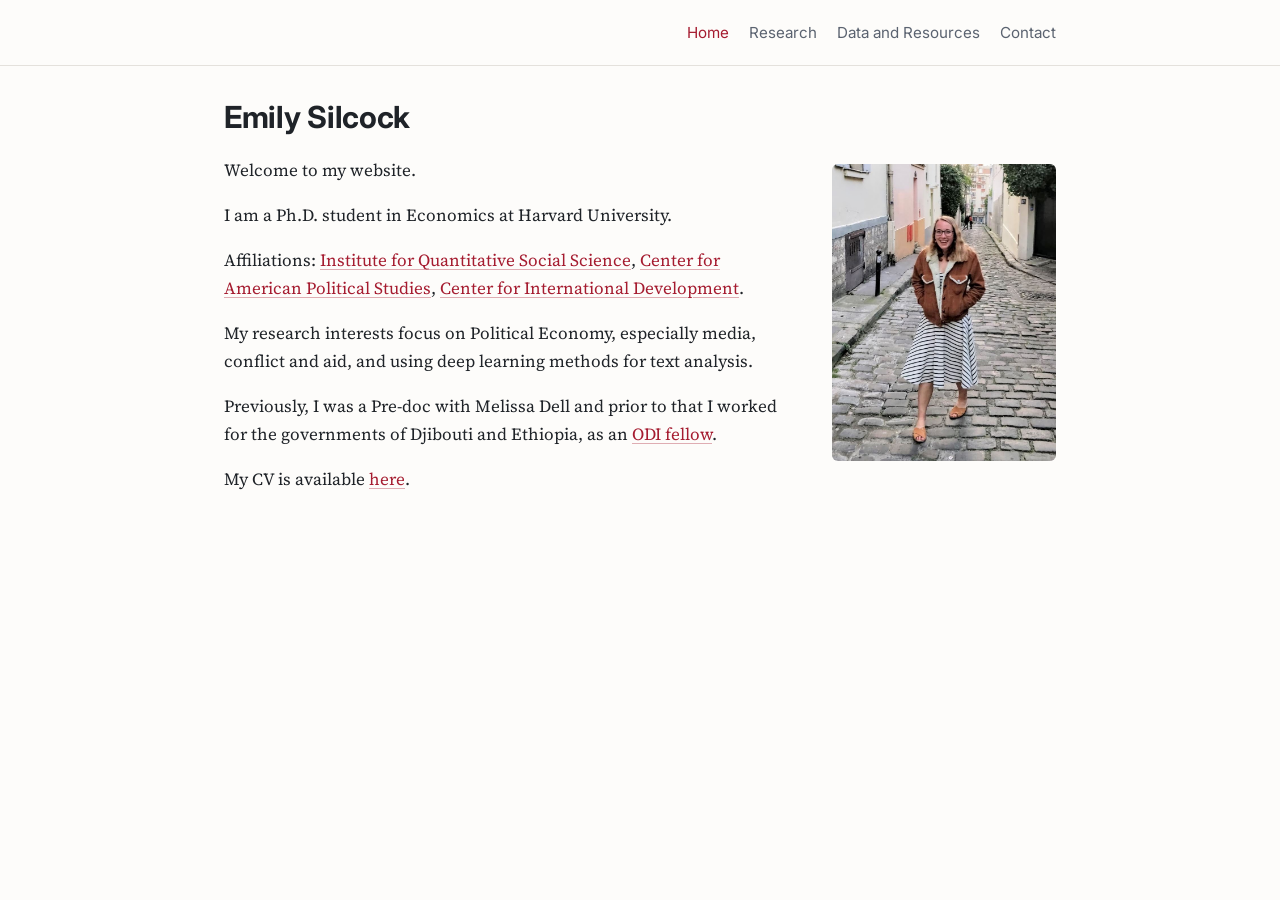
<file: index.html>
<!doctype html>
<html lang="en">
<head>
  <meta charset="utf-8">
  <link rel="icon" type="image/png" href="/favicon.png">
  <meta name="viewport" content="width=device-width, initial-scale=1">
  <title>Emily Silcock</title>
  <meta name="description" content="Emily Silcock, Ph.D. student in Economics at Harvard University. Political economy, media, conflict and aid, and deep learning methods for text analysis.">
  <link rel="preconnect" href="https://fonts.googleapis.com">
  <link rel="preconnect" href="https://fonts.gstatic.com" crossorigin>
  <link href="https://fonts.googleapis.com/css2?family=Inter:wght@400;600&family=Source+Serif+4:ital,wght@0,400;0,600;1,400&display=swap" rel="stylesheet">
  <link rel="stylesheet" href="/style.css?v=12">
</head>
<body>
  <header class="site-header">
    <div class="inner">
      <nav class="site-nav">
        <a href="/" aria-current="page">Home</a>
        <a href="/research">Research</a>
        <a href="/data-and-resources">Data and Resources</a>
        <a href="/contact">Contact</a>
      </nav>
    </div>
  </header>

  <main>
    <h1>Emily Silcock</h1>
    <div class="intro">
      <div>
        <p>Welcome to my website.</p>
        <p>I am a Ph.D. student in Economics at Harvard University.</p>
        <p>Affiliations:
          <a href="https://www.iq.harvard.edu/">Institute for Quantitative Social Science</a>,
          <a href="https://caps.gov.harvard.edu/">Center for American Political Studies</a>,
          <a href="https://www.hks.harvard.edu/centers/cid">Center for International Development</a>.</p>
        <p>My research interests focus on Political Economy, especially media, conflict and aid, and using deep learning methods for text analysis.</p>
        <p>Previously, I was a Pre-doc with Melissa Dell and prior to that I worked for the governments of Djibouti and Ethiopia, as an <a href="https://www.odi.org/odi-fellowship-scheme">ODI fellow</a>.</p>
        <p>My CV is available <a href="https://drive.google.com/file/d/1quL9xzEtvBn26NPxUDAGVbewTRYigEBs/view?usp=drive_link">here</a>.</p>
      </div>
      <img src="/images/emily-silcock.jpg" alt="Emily Silcock" width="790" height="1048">
    </div>
  </main>
</body>
</html>
</file>
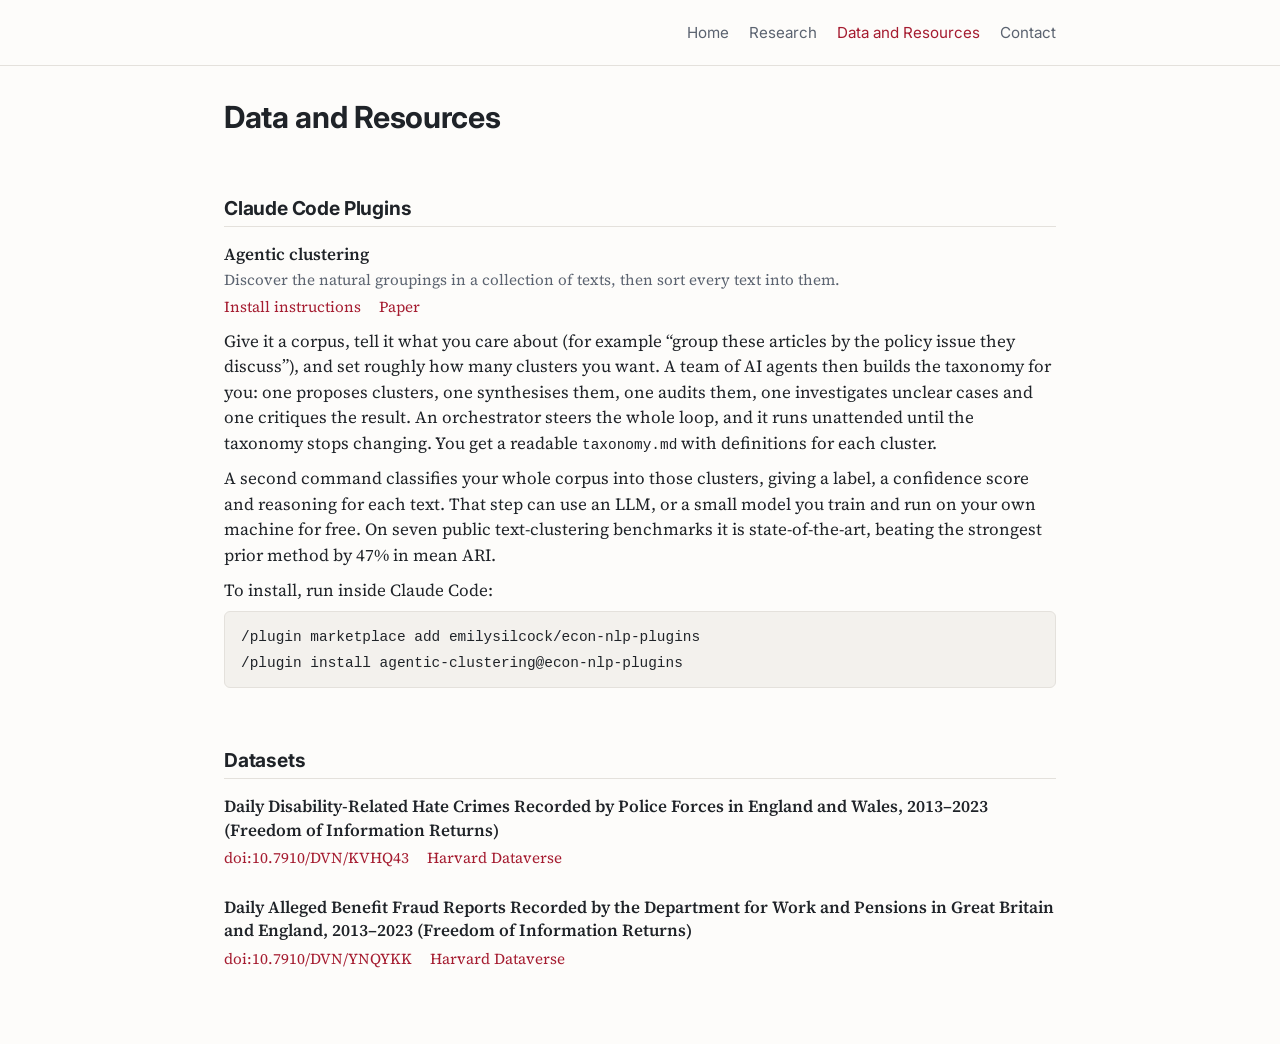
<file: data-and-resources.html>
<!doctype html>
<html lang="en">
<head>
  <meta charset="utf-8">
  <link rel="icon" type="image/png" href="/favicon.png">
  <meta name="viewport" content="width=device-width, initial-scale=1">
  <title>Data and Resources | Emily Silcock</title>
  <link rel="preconnect" href="https://fonts.googleapis.com">
  <link rel="preconnect" href="https://fonts.gstatic.com" crossorigin>
  <link href="https://fonts.googleapis.com/css2?family=Inter:wght@400;600&family=Source+Serif+4:ital,wght@0,400;0,600;1,400&display=swap" rel="stylesheet">
  <link rel="stylesheet" href="/style.css?v=12">
</head>
<body>
  <header class="site-header">
    <div class="inner">
      <nav class="site-nav">
        <a href="/">Home</a>
        <a href="/research">Research</a>
        <a href="/data-and-resources" aria-current="page">Data and Resources</a>
        <a href="/contact">Contact</a>
      </nav>
    </div>
  </header>

  <main>
    <h1>Data and Resources</h1>

    <h2 id="claude-code-plugins">Claude Code Plugins</h2>
    <ul class="pubs">
      <li>
        <span class="title">Agentic clustering</span>
        <span class="meta">Discover the natural groupings in a collection of texts, then sort every text into them.</span>
        <span class="links">
          <a href="https://github.com/emilysilcock/agentic-clustering/blob/main/plugin/README.md#installation">Install instructions</a>
          <a href="https://arxiv.org/abs/2606.01255">Paper</a>
        </span>
        <p>Give it a corpus, tell it what you care about (for example &ldquo;group these articles by the policy issue they discuss&rdquo;), and set roughly how many clusters you want. A team of AI agents then builds the taxonomy for you: one proposes clusters, one synthesises them, one audits them, one investigates unclear cases and one critiques the result. An orchestrator steers the whole loop, and it runs unattended until the taxonomy stops changing. You get a readable <code>taxonomy.md</code> with definitions for each cluster.</p>
        <p>A second command classifies your whole corpus into those clusters, giving a label, a confidence score and reasoning for each text. That step can use an LLM, or a small model you train and run on your own machine for free. On seven public text-clustering benchmarks it is state-of-the-art, beating the strongest prior method by 47% in mean ARI.</p>
        <p>To install, run inside Claude Code:</p>
        <pre><code>/plugin marketplace add emilysilcock/econ-nlp-plugins
/plugin install agentic-clustering@econ-nlp-plugins</code></pre>
      </li>
    </ul>

    <h2 id="datasets">Datasets</h2>
    <ul class="pubs">
      <li>
        <span class="title">Daily Disability-Related Hate Crimes Recorded by Police Forces in England and Wales, 2013&ndash;2023 (Freedom of Information Returns)</span>
        <span class="links">
          <a href="https://doi.org/10.7910/DVN/KVHQ43">doi:10.7910/DVN/KVHQ43</a>
          <a href="https://dataverse.harvard.edu/dataset.xhtml?persistentId=doi:10.7910/DVN/KVHQ43">Harvard Dataverse</a>
        </span>
      </li>
      <li>
        <span class="title">Daily Alleged Benefit Fraud Reports Recorded by the Department for Work and Pensions in Great Britain and England, 2013&ndash;2023 (Freedom of Information Returns)</span>
        <span class="links">
          <a href="https://doi.org/10.7910/DVN/YNQYKK">doi:10.7910/DVN/YNQYKK</a>
          <a href="https://dataverse.harvard.edu/dataset.xhtml?persistentId=doi%3A10.7910%2FDVN%2FYNQYKK">Harvard Dataverse</a>
        </span>
      </li>
    </ul>
  </main>
</body>
</html>
</file>
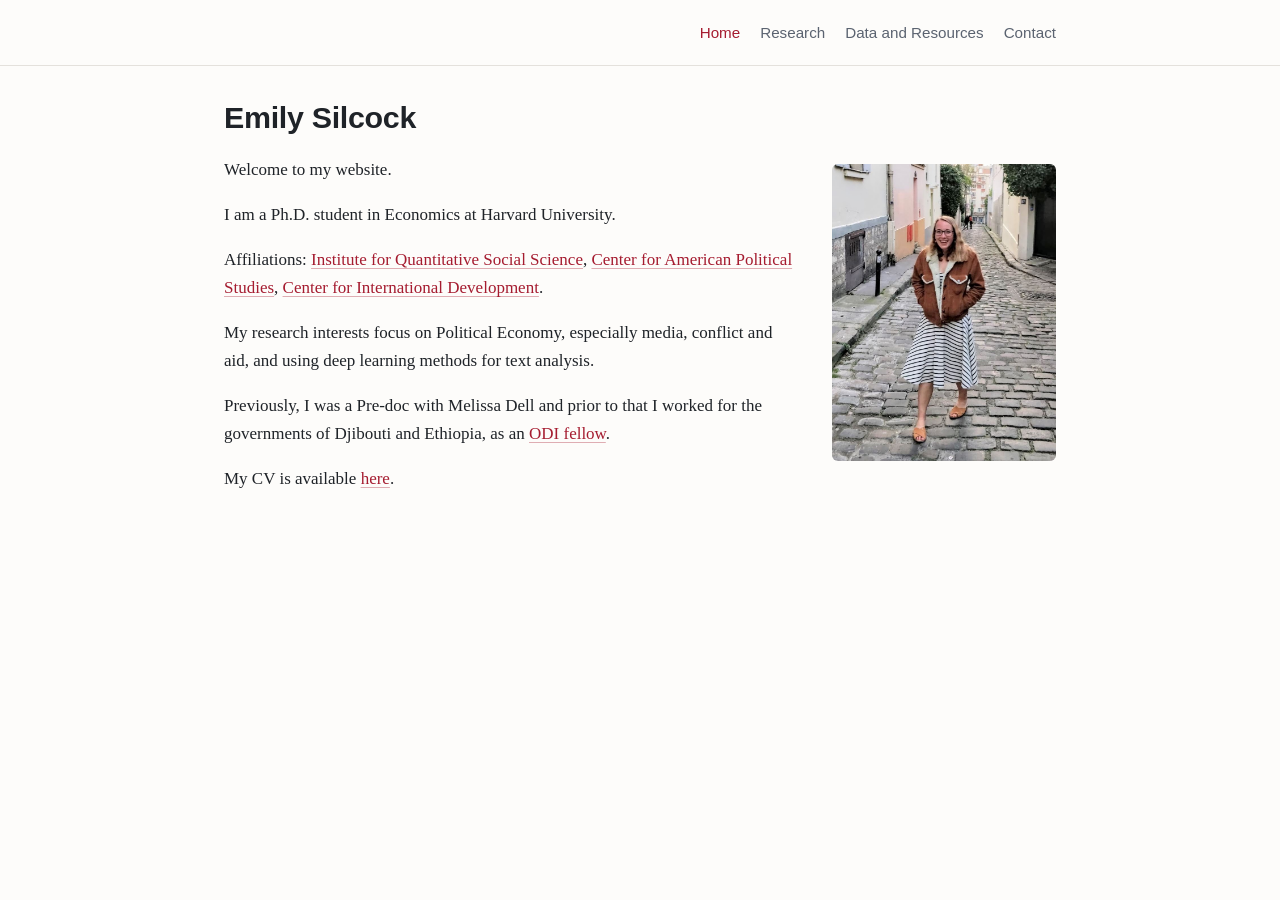
<file: home.html>
<!doctype html>
<html lang="en">
<head>
  <meta charset="utf-8">
  <link rel="icon" type="image/png" href="/favicon.png">
  <title>Emily Silcock</title>
  <link rel="canonical" href="https://emilysilcock.com/">
  <meta http-equiv="refresh" content="0; url=/">
</head>
<body>
  <p>Redirecting to <a href="/">emilysilcock.com</a>&hellip;</p>
</body>
</html>
</file>
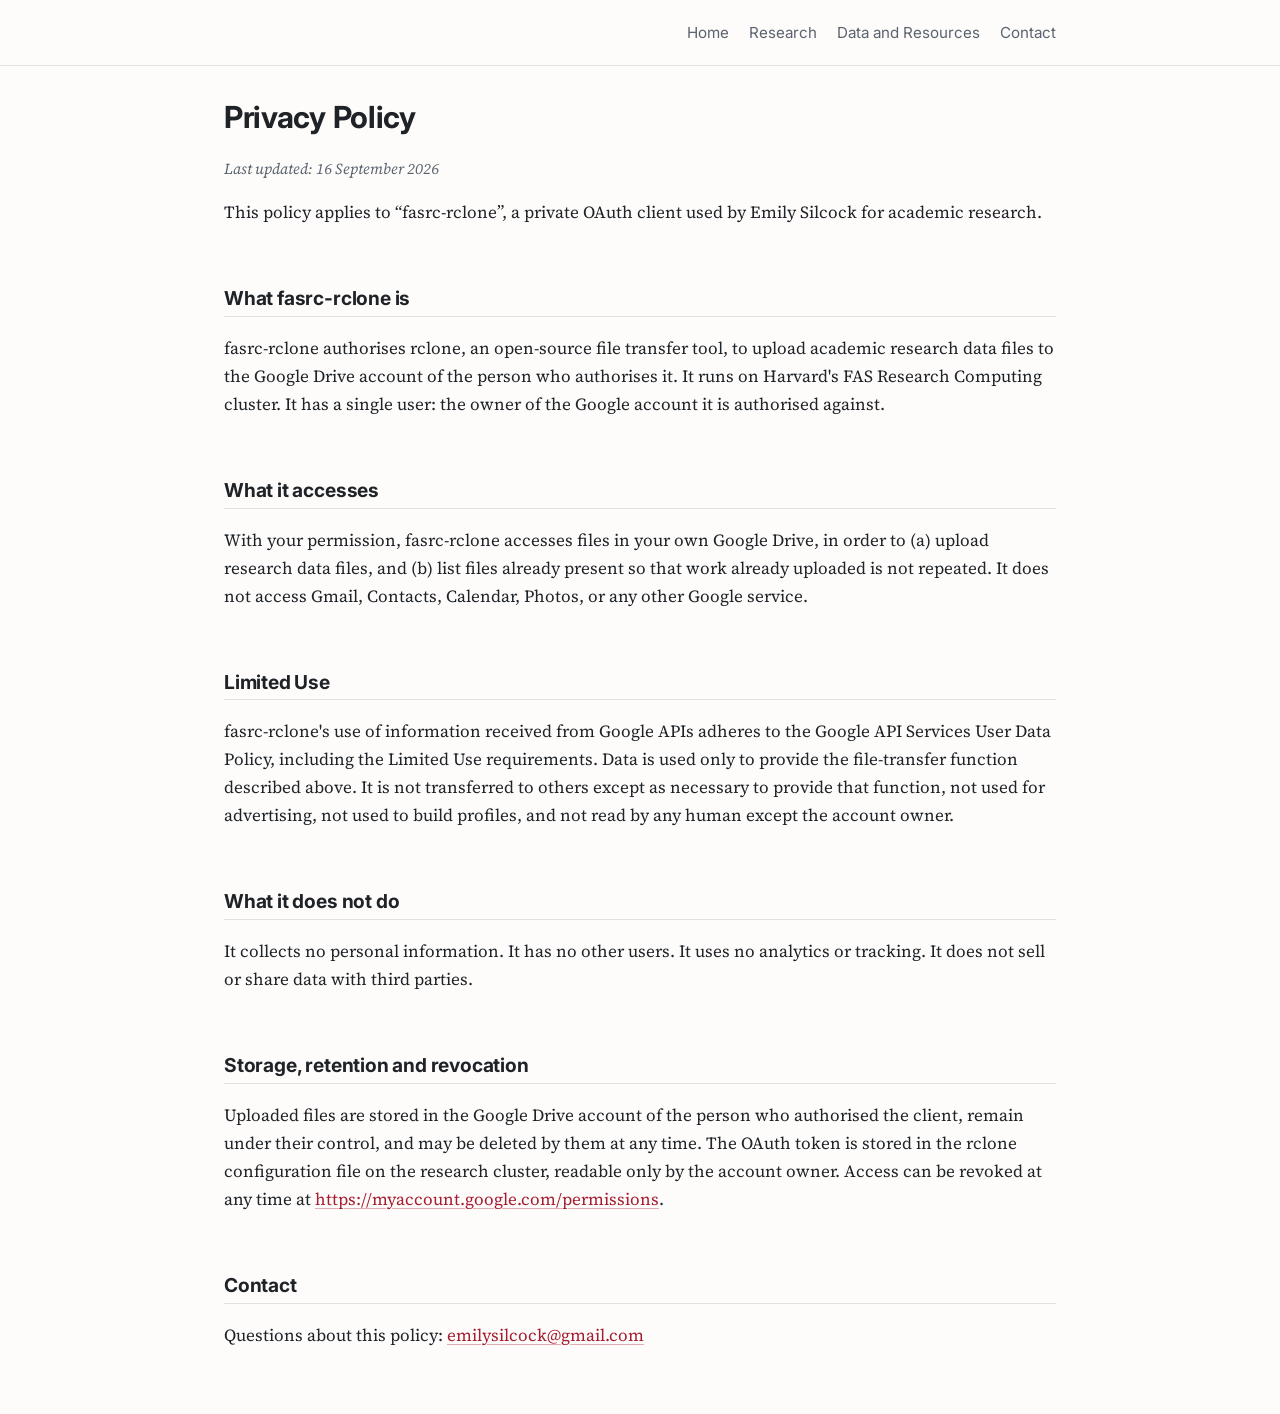
<file: privacy.html>
<!doctype html>
<html lang="en">
<head>
  <meta charset="utf-8">
  <link rel="icon" type="image/png" href="/favicon.png">
  <meta name="viewport" content="width=device-width, initial-scale=1">
  <title>Privacy Policy | Emily Silcock</title>
  <link rel="preconnect" href="https://fonts.googleapis.com">
  <link rel="preconnect" href="https://fonts.gstatic.com" crossorigin>
  <link href="https://fonts.googleapis.com/css2?family=Inter:wght@400;600&family=Source+Serif+4:ital,wght@0,400;0,600;1,400&display=swap" rel="stylesheet">
  <link rel="stylesheet" href="/style.css?v=12">
</head>
<body>
  <header class="site-header">
    <div class="inner">
      <nav class="site-nav">
        <a href="/">Home</a>
        <a href="/research">Research</a>
        <a href="/data-and-resources">Data and Resources</a>
        <a href="/contact">Contact</a>
      </nav>
    </div>
  </header>

  <!-- This page is the privacy policy URL registered for the "fasrc-rclone" Google OAuth client.
       Keep it served at /privacy, or Google may suspend the client. -->
  <main>
    <h1>Privacy Policy</h1>
    <p class="note">Last updated: 16 September 2026</p>

    <p>This policy applies to &ldquo;fasrc-rclone&rdquo;, a private OAuth client used by Emily Silcock for academic research.</p>

    <h2>What fasrc-rclone is</h2>
    <p>fasrc-rclone authorises rclone, an open-source file transfer tool, to upload academic research data files to the Google Drive account of the person who authorises it. It runs on Harvard's FAS Research Computing cluster. It has a single user: the owner of the Google account it is authorised against.</p>

    <h2>What it accesses</h2>
    <p>With your permission, fasrc-rclone accesses files in your own Google Drive, in order to (a) upload research data files, and (b) list files already present so that work already uploaded is not repeated. It does not access Gmail, Contacts, Calendar, Photos, or any other Google service.</p>

    <h2>Limited Use</h2>
    <p>fasrc-rclone's use of information received from Google APIs adheres to the Google API Services User Data Policy, including the Limited Use requirements. Data is used only to provide the file-transfer function described above. It is not transferred to others except as necessary to provide that function, not used for advertising, not used to build profiles, and not read by any human except the account owner.</p>

    <h2>What it does not do</h2>
    <p>It collects no personal information. It has no other users. It uses no analytics or tracking. It does not sell or share data with third parties.</p>

    <h2>Storage, retention and revocation</h2>
    <p>Uploaded files are stored in the Google Drive account of the person who authorised the client, remain under their control, and may be deleted by them at any time. The OAuth token is stored in the rclone configuration file on the research cluster, readable only by the account owner. Access can be revoked at any time at <a href="https://myaccount.google.com/permissions">https://myaccount.google.com/permissions</a>.</p>

    <h2>Contact</h2>
    <p>Questions about this policy: <a href="mailto:emilysilcock@gmail.com">emilysilcock@gmail.com</a></p>
  </main>
</body>
</html>
</file>
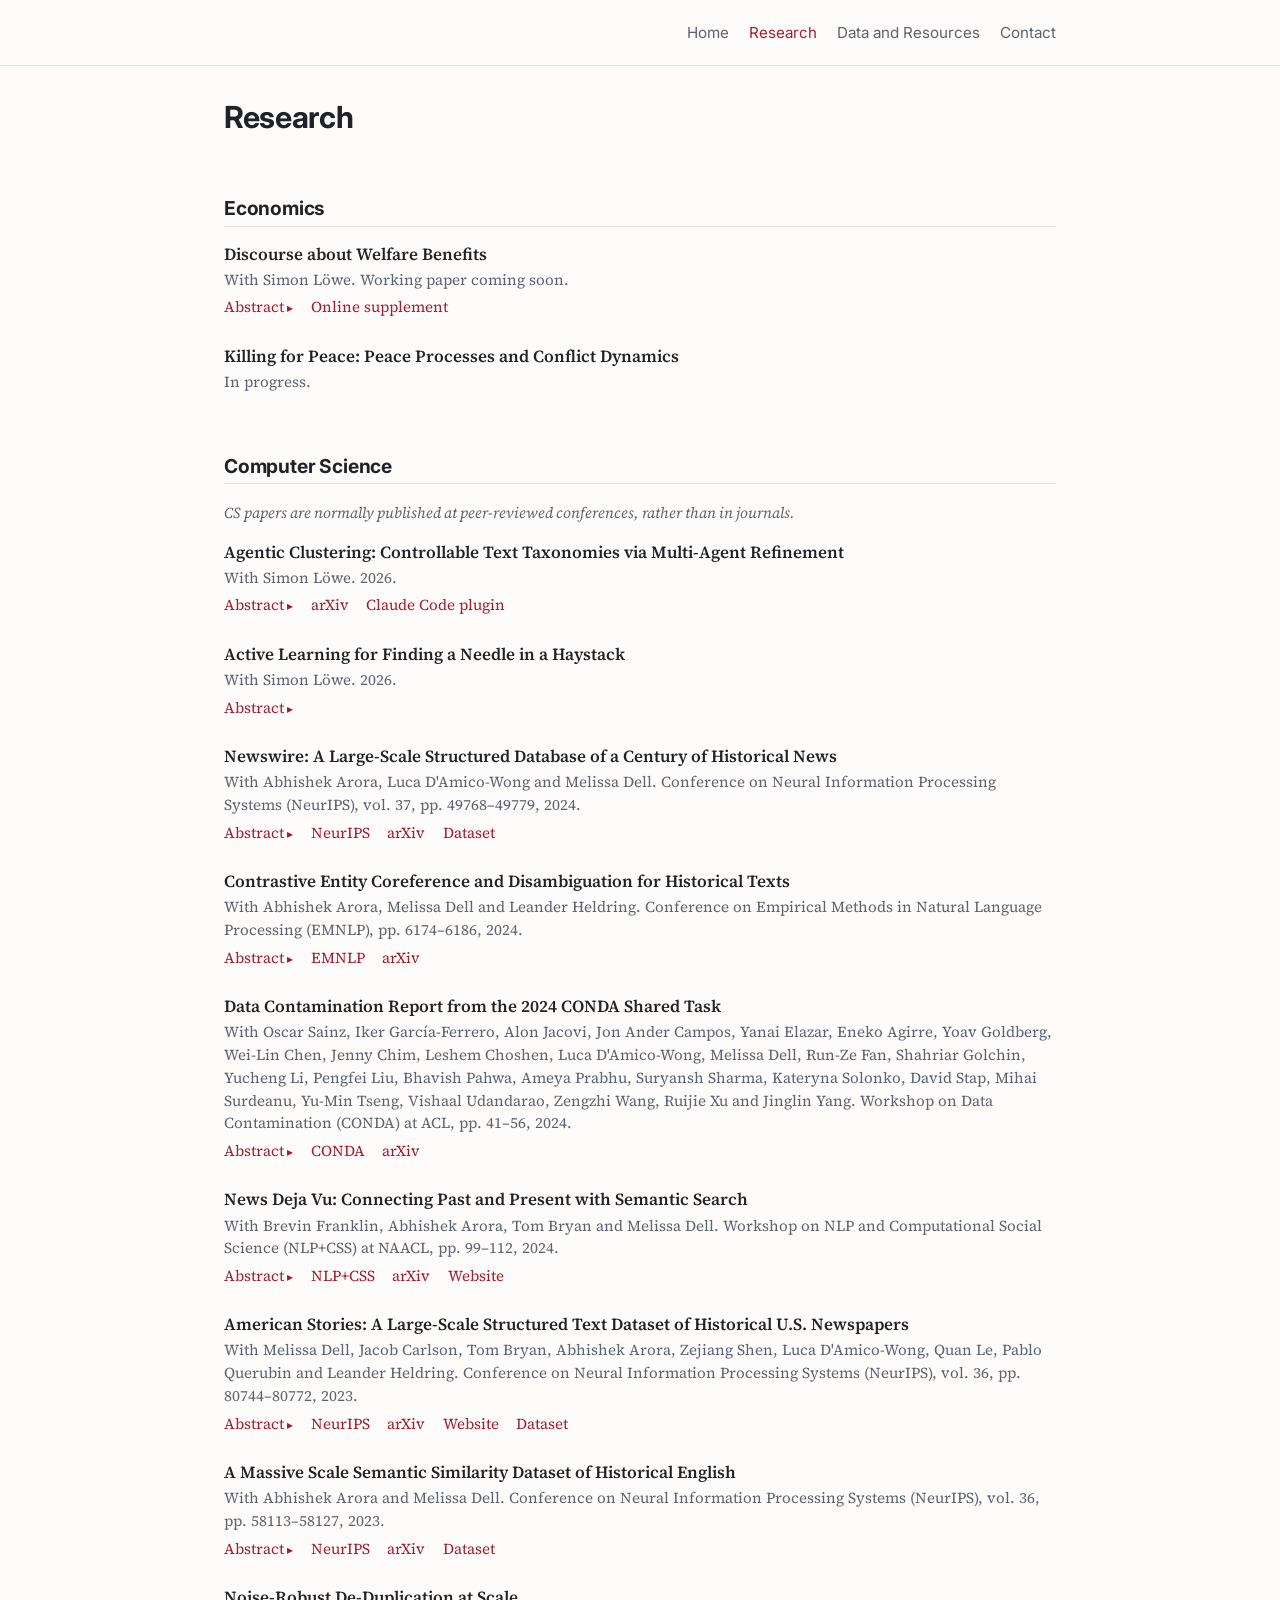
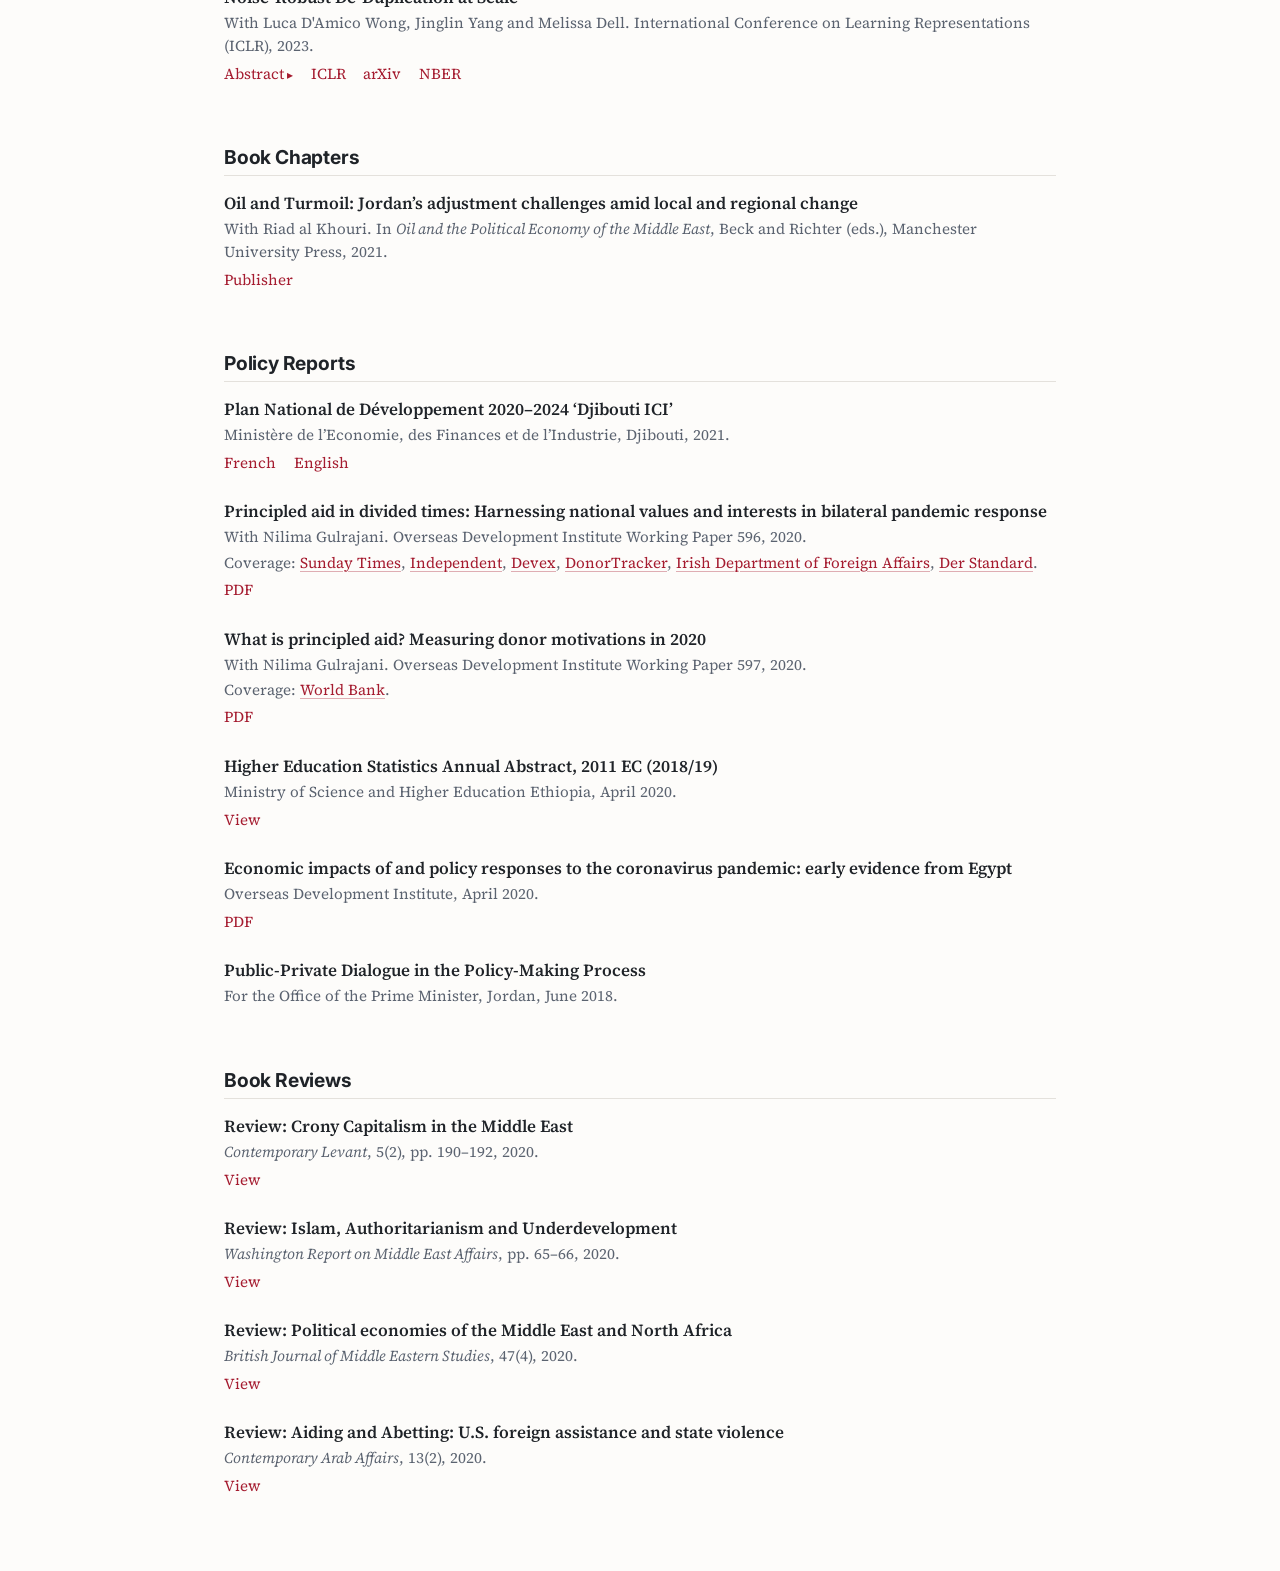
<file: research.html>
<!doctype html>
<html lang="en">
<head>
  <meta charset="utf-8">
  <link rel="icon" type="image/png" href="/favicon.png">
  <meta name="viewport" content="width=device-width, initial-scale=1">
  <title>Research | Emily Silcock</title>
  <link rel="preconnect" href="https://fonts.googleapis.com">
  <link rel="preconnect" href="https://fonts.gstatic.com" crossorigin>
  <link href="https://fonts.googleapis.com/css2?family=Inter:wght@400;600&family=Source+Serif+4:ital,wght@0,400;0,600;1,400&display=swap" rel="stylesheet">
  <link rel="stylesheet" href="/style.css?v=12">
</head>
<body>
  <header class="site-header">
    <div class="inner">
      <nav class="site-nav">
        <a href="/">Home</a>
        <a href="/research" aria-current="page">Research</a>
        <a href="/data-and-resources">Data and Resources</a>
        <a href="/contact">Contact</a>
      </nav>
    </div>
  </header>

  <main>
    <h1>Research</h1>

    <h2 id="economics">Economics</h2>
    <ul class="pubs">
      <li>
        <span class="title">Discourse about Welfare Benefits</span>
        <span class="meta">With Simon Löwe. Working paper coming soon.</span>
        <span class="links">
          <details class="abstract">
            <summary>Abstract</summary>
            <p>We show policy discourse can substantially alter economic outcomes even when policy itself is unchanged, focusing on media discourse around welfare benefits. First, using 32.1 million newspaper articles from four countries, we characterise welfare discourse along three dimensions: framing, slant, and tropes. Discourse varies sharply across outlets: individual frames range from 1% to 33% of articles, and negative slant from 18% to 85%. 83% of negative stories invoke one of fourteen recurring welfare tropes. Second, we study the economic effects of this discourse, holding policy fundamentals fixed. Using an event-study design that exploits the timing of welfare coverage in <i>The Sun</i> newspaper, we find that Universal Credit applications fall by 7&ndash;8% after stories portraying individual claimants negatively, but not after policy or statistics frames, or positive stories. The response is stronger for stories that invoke a trope. Producing comparable changes through policy would require a 4&ndash;10% increase in benefit generosity.</p>
          </details>
          <a href="/papers/discourse-about-welfare-benefits-supplement.pdf">Online supplement</a>
        </span>
      </li>
      <li>
        <span class="title">Killing for Peace: Peace Processes and Conflict Dynamics</span>
        <span class="meta">In progress.</span>
      </li>
    </ul>

    <h2 id="computer-science">Computer Science</h2>
    <p class="note">CS papers are normally published at peer-reviewed conferences, rather than in journals.</p>
    <ul class="pubs">
      <li>
        <span class="title">Agentic Clustering: Controllable Text Taxonomies via Multi-Agent Refinement</span>
        <span class="meta">With Simon Löwe. 2026.</span>
        <span class="links">
          <details class="abstract">
            <summary>Abstract</summary>
            <p>Recent text-clustering methods use large language models to propose a cluster taxonomy from a corpus and then assign each text to it. These pipelines are fundamentally programmatic: the sequence of LLM calls and the rules for stopping, merging, and splitting clusters are fixed in code in advance, so they generalise poorly across corpora of different structure and cannot easily incorporate user-supplied constraints such as a target cluster count or a clustering intent. We propose an agentic alternative in which an orchestrator LLM inspects the state of the discovery process at each step and dispatches one of a small set of specialised agents &mdash; proposer, synthesizer, auditor, investigator, and critic &mdash; adapting the pipeline to the corpus rather than executing a fixed one. On seven public text-clustering benchmarks the method achieves state-of-the-art performance, beating the strongest prior baseline by 47% in mean ARI.</p>
          </details>
          <a href="https://arxiv.org/abs/2606.01255">arXiv</a>
          <a href="https://github.com/emilysilcock/agentic-clustering/blob/main/plugin/README.md#installation">Claude Code plugin</a>
        </span>
      </li>
      <li>
        <span class="title">Active Learning for Finding a Needle in a Haystack</span>
        <span class="meta">With Simon Löwe. 2026.</span>
        <span class="links">
          <details class="abstract">
            <summary>Abstract</summary>
            <p>Training a classifier to find a rare class of documents, such as hate speech directed at a particular religious group, requires labelled examples that are expensive to obtain when the class makes up only a small fraction of a corpus. Active learning reduces this cost, but it must start from an initial labelled set that contains examples of the target class. Random sampling cannot supply these at reasonable cost, so they must be selected in some other way, such as keyword search, and any such selection biases the initial set towards part of the target class. We evaluate whether active learning can correct this bias. On AG News and Measuring Hate Speech, at a prevalence of around 1%, we compare random sampling with eight active learning strategies, starting from initial sets that cover or omit known subgroups of the target class, and measure recall on the omitted subgroups as well as F1. On AG News, almost every strategy recovers the omitted subgroup. On Measuring Hate Speech, uncertainty-based strategies recover less of the omitted subgroups than random sampling, whereas discriminative active learning recovers 55% of them without a significant loss of F1. Aggregate metrics conceal these differences.</p>
          </details>
        </span>
      </li>
      <li>
        <span class="title">Newswire: A Large-Scale Structured Database of a Century of Historical News</span>
        <span class="meta">With Abhishek Arora, Luca D'Amico-Wong and Melissa Dell. Conference on Neural Information Processing Systems (NeurIPS), vol. 37, pp. 49768&ndash;49779, 2024.</span>
        <span class="links">
          <details class="abstract">
            <summary>Abstract</summary>
            <p>In the U.S. historically, local newspapers drew their content largely from newswires like the Associated Press. Historians argue that newswires played a pivotal role in creating a national identity and shared understanding of the world, but there is no comprehensive archive of the content sent over newswires. We reconstruct such an archive by applying a customized deep learning pipeline to hundreds of terabytes of raw image scans from thousands of local newspapers. The resulting dataset contains 2.7 million unique public domain U.S. newswire articles, written between 1878 and 1977. Locations in these articles are georeferenced, topics are tagged using customized neural topic classification, named entities are recognized, and individuals are disambiguated to Wikipedia using a novel entity disambiguation model. To construct the Newswire dataset, we first recognize newspaper layouts and transcribe around 138 millions structured article texts from raw image scans. We then use a customized neural bi-encoder model to de-duplicate reproduced articles, in the presence of considerable abridgement and noise, quantifying how widely each article was reproduced. A text classifier is used to ensure that we only include newswire articles, which historically are in the public domain. The structured data that accompany the texts provide rich information about the who (disambiguated individuals), what (topics), and where (georeferencing) of the news that millions of Americans read over the course of a century. We also include Library of Congress metadata information about the newspapers that ran the articles on their front pages. The Newswire dataset is useful both for large language modeling &ndash; expanding training data beyond what is available from modern web texts &ndash; and for studying a diversity of questions in computational linguistics, social science, and the digital humanities.</p>
          </details>
          <a href="https://proceedings.neurips.cc/paper_files/paper/2024/hash/58f52a01a516609336da78ff17e6f81f-Abstract-Datasets_and_Benchmarks_Track.html">NeurIPS</a>
          <a href="https://arxiv.org/abs/2406.09490">arXiv</a>
          <a href="https://huggingface.co/datasets/dell-research-harvard/newswire">Dataset</a>
        </span>
      </li>
      <li>
        <span class="title">Contrastive Entity Coreference and Disambiguation for Historical Texts</span>
        <span class="meta">With Abhishek Arora, Melissa Dell and Leander Heldring. Conference on Empirical Methods in Natural Language Processing (EMNLP), pp. 6174&ndash;6186, 2024.</span>
        <span class="links">
          <details class="abstract">
            <summary>Abstract</summary>
            <p>Massive-scale historical document collections are crucial for social science research. Despite increasing digitization, these documents typically lack unique cross-document identifiers for individuals mentioned within the texts, as well as individual identifiers from external knowledgebases like Wikipedia/Wikidata. Existing entity disambiguation methods often fall short in accuracy for historical documents, which are replete with individuals not remembered in contemporary knowledgebases. This study makes three key contributions to improve cross-document coreference resolution and disambiguation in historical texts: a massive-scale training dataset replete with hard negatives &ndash; that sources over 190 million entity pairs from Wikipedia contexts and disambiguation pages &ndash; high-quality evaluation data from hand-labeled historical newswire articles, and trained models evaluated on this historical benchmark. We contrastively train bi-encoder models for coreferencing and disambiguating individuals in historical texts, achieving accurate, scalable performance that identifies out-of-knowledgebase individuals. Our approach significantly surpasses other entity disambiguation models on our historical newswire benchmark. Our models also demonstrate competitive performance on modern entity disambiguation benchmarks, particularly certain news disambiguation datasets.</p>
          </details>
          <a href="https://aclanthology.org/2024.emnlp-main.355/">EMNLP</a>
          <a href="https://arxiv.org/abs/2406.15576">arXiv</a>
        </span>
      </li>
      <li>
        <span class="title">Data Contamination Report from the 2024 CONDA Shared Task</span>
        <span class="meta">With Oscar Sainz, Iker García-Ferrero, Alon Jacovi, Jon Ander Campos, Yanai Elazar, Eneko Agirre, Yoav Goldberg, Wei-Lin Chen, Jenny Chim, Leshem Choshen, Luca D'Amico-Wong, Melissa Dell, Run-Ze Fan, Shahriar Golchin, Yucheng Li, Pengfei Liu, Bhavish Pahwa, Ameya Prabhu, Suryansh Sharma, Kateryna Solonko, David Stap, Mihai Surdeanu, Yu-Min Tseng, Vishaal Udandarao, Zengzhi Wang, Ruijie Xu and Jinglin Yang. Workshop on Data Contamination (CONDA) at ACL, pp. 41&ndash;56, 2024.</span>
        <span class="links">
          <details class="abstract">
            <summary>Abstract</summary>
            <p>The 1st Workshop on Data Contamination (CONDA 2024) focuses on all relevant aspects of data contamination in natural language processing, where data contamination is understood as situations where evaluation data is included in pre-training corpora used to train large scale models, compromising evaluation results. The workshop fostered a shared task to collect evidence on data contamination in current available datasets and models. The goal of the shared task and associated database is to assist the community in understanding the extent of the problem and to assist researchers in avoiding reporting evaluation results on known contaminated resources. The shared task provides a structured, centralized public database for the collection of contamination evidence, open to contributions from the community via GitHub pool requests. This first compilation paper is based on 566 reported entries over 91 contaminated sources from a total of 23 contributors. The details of the individual contamination events are available in the platform. The platform continues to be online, open to contributions from the community.</p>
          </details>
          <a href="https://aclanthology.org/2024.conda-1.4/">CONDA</a>
          <a href="https://arxiv.org/abs/2407.21530">arXiv</a>
        </span>
      </li>
      <li>
        <span class="title">News Deja Vu: Connecting Past and Present with Semantic Search</span>
        <span class="meta">With Brevin Franklin, Abhishek Arora, Tom Bryan and Melissa Dell. Workshop on NLP and Computational Social Science (NLP+CSS) at NAACL, pp. 99&ndash;112, 2024.</span>
        <span class="links">
          <details class="abstract">
            <summary>Abstract</summary>
            <p>Social scientists and the general public often analyze contemporary events by drawing parallels with the past, a process complicated by the vast, noisy, and unstructured nature of historical texts. For example, hundreds of millions of page scans from historical newspapers have been noisily transcribed. Traditional sparse methods for searching for relevant material in these vast corpora, e.g., with keywords, can be brittle given complex vocabularies and OCR noise. This study introduces News Deja Vu, a novel semantic search tool that leverages transformer large language models and a bi-encoder approach to identify historical news articles that are most similar to modern news queries. News Deja Vu first recognizes and masks entities, in order to focus on broader parallels rather than the specific named entities being discussed. Then, a contrastively trained, lightweight bi-encoder retrieves historical articles that are most similar semantically to a modern query, illustrating how phenomena that might seem unique to the present have varied historical precedents. Aimed at social scientists, the user-friendly News Deja Vu package is designed to be accessible for those who lack extensive familiarity with deep learning. It works with large text datasets, and we show how it can be deployed to a massive scale corpus of historical, open-source news articles. While human expertise remains important for drawing deeper insights, News Deja Vu provides a powerful tool for exploring parallels in how people have perceived past and present.</p>
          </details>
          <a href="https://aclanthology.org/2024.nlpcss-1.8/">NLP+CSS</a>
          <a href="https://arxiv.org/abs/2406.15593">arXiv</a>
          <a href="https://newsdejavu.github.io/">Website</a>
        </span>
      </li>
      <li>
        <span class="title">American Stories: A Large-Scale Structured Text Dataset of Historical U.S. Newspapers</span>
        <span class="meta">With Melissa Dell, Jacob Carlson, Tom Bryan, Abhishek Arora, Zejiang Shen, Luca D'Amico-Wong, Quan Le, Pablo Querubin and Leander Heldring. Conference on Neural Information Processing Systems (NeurIPS), vol. 36, pp. 80744&ndash;80772, 2023.</span>
        <span class="links">
          <details class="abstract">
            <summary>Abstract</summary>
            <p>Existing full text datasets of U.S. public domain newspapers do not recognize the often complex layouts of newspaper scans, and as a result the digitized content scrambles texts from articles, headlines, captions, advertisements, and other layout regions. OCR quality can also be low. This study develops a novel, deep learning pipeline for extracting full article texts from newspaper images and applies it to the nearly 20 million scans in Library of Congress's public domain Chronicling America collection. The pipeline includes layout detection, legibility classification, custom OCR, and association of article texts spanning multiple bounding boxes. To achieve high scalability, it is built with efficient architectures designed for mobile phones. The resulting American Stories dataset provides high quality data that could be used for pre-training a large language model to achieve better understanding of historical English and historical world knowledge. The dataset could also be added to the external database of a retrieval-augmented language model to make historical information &ndash; ranging from interpretations of political events to minutiae about the lives of people's ancestors &ndash; more widely accessible. Furthermore, structured article texts facilitate using transformer-based methods for popular social science applications like topic classification, detection of reproduced content, and news story clustering. Finally, American Stories provides a massive silver quality dataset for innovating multimodal layout analysis models and other multimodal applications.</p>
          </details>
          <a href="https://proceedings.neurips.cc/paper_files/paper/2023/hash/ffeb860479ccae44d84c0de32acd693d-Abstract-Datasets_and_Benchmarks.html">NeurIPS</a>
          <a href="https://arxiv.org/abs/2308.12477">arXiv</a>
          <a href="https://dell-research-harvard.github.io/resources/americanstories">Website</a>
          <a href="https://huggingface.co/datasets/dell-research-harvard/AmericanStories">Dataset</a>
        </span>
      </li>
      <li>
        <span class="title">A Massive Scale Semantic Similarity Dataset of Historical English</span>
        <span class="meta">With Abhishek Arora and Melissa Dell. Conference on Neural Information Processing Systems (NeurIPS), vol. 36, pp. 58113&ndash;58127, 2023.</span>
        <span class="links">
          <details class="abstract">
            <summary>Abstract</summary>
            <p>A diversity of tasks use language models trained on semantic similarity data. While there are a variety of datasets that capture semantic similarity, they are either constructed from modern web data or are relatively small datasets created in the past decade by human annotators. This study utilizes a novel source, newly digitized articles from off-copyright, local U.S. newspapers, to assemble a massive-scale semantic similarity dataset spanning 70 years from 1920 to 1989 and containing nearly 400M positive semantic similarity pairs. Historically, around half of articles in U.S. local newspapers came from newswires like the Associated Press. While local papers reproduced articles from the newswire, they wrote their own headlines, which form abstractive summaries of the associated articles. We associate articles and their headlines by exploiting document layouts and language understanding. We then use deep neural methods to detect which articles are from the same underlying source, in the presence of substantial noise and abridgement. The headlines of reproduced articles form positive semantic similarity pairs. The resulting publicly available HEADLINES dataset is significantly larger than most existing semantic similarity datasets and covers a much longer span of time. It will facilitate the application of contrastively trained semantic similarity models to a variety of tasks, including the study of semantic change across space and time.</p>
          </details>
          <a href="https://proceedings.neurips.cc/paper_files/paper/2023/hash/b5ae304ecd18c5d4ac4a011ab086ba23-Abstract-Datasets_and_Benchmarks.html">NeurIPS</a>
          <a href="https://arxiv.org/abs/2306.17810">arXiv</a>
          <a href="https://huggingface.co/datasets/dell-research-harvard/headlines-semantic-similarity">Dataset</a>
        </span>
      </li>
      <li>
        <span class="title">Noise-Robust De-Duplication at Scale</span>
        <span class="meta">With Luca D'Amico Wong, Jinglin Yang and Melissa Dell. International Conference on Learning Representations (ICLR), 2023.</span>
        <span class="links">
          <details class="abstract">
            <summary>Abstract</summary>
            <p>Identifying near duplicates within large, noisy text corpora has a myriad of applications that range from de-duplicating training datasets, reducing privacy risk, and evaluating test set leakage, to identifying reproduced news articles and literature within large corpora. Across these diverse applications, the overwhelming majority of work relies on N-grams. Limited efforts have been made to evaluate how well N-gram methods perform, in part because it is unclear how one could create an unbiased evaluation dataset for a massive corpus. This study uses the unique timeliness of historical news wires to create a 27,210 document dataset, with 122,876 positive duplicate pairs, for studying noise-robust de-duplication. The time-sensitivity of news makes comprehensive hand labelling feasible &ndash; despite the massive overall size of the corpus &ndash; as duplicates occur within a narrow date range. The study then develops and evaluates a range of de-duplication methods: hashing and N-gram overlap (which predominate in the literature), a contrastively trained bi-encoder, and a re-rank style approach combining a bi- and cross-encoder. The neural approaches significantly outperform hashing and N-gram overlap. We show that the bi-encoder scales well, de-duplicating a 10 million article corpus on a single GPU card in a matter of hours. We also apply our pre-trained model to the RealNews and patent portions of C4 (Colossal Clean Crawled Corpus), illustrating that a neural approach can identify many near duplicates missed by hashing, in the presence of various types of noise. The public release of our NEWS-COPY de-duplication dataset, codebase, and the pre-trained models will facilitate further research and applications.</p>
          </details>
          <a href="https://openreview.net/forum?id=bAz2DBS35i">ICLR</a>
          <a href="https://arxiv.org/abs/2210.04261">arXiv</a>
          <a href="https://www.nber.org/papers/w30726">NBER</a>
        </span>
      </li>
    </ul>

    <h2 id="book-chapters">Book Chapters</h2>
    <ul class="pubs">
      <li>
        <span class="title">Oil and Turmoil: Jordan&rsquo;s adjustment challenges amid local and regional change</span>
        <span class="meta">With Riad al Khouri. In <em>Oil and the Political Economy of the Middle East</em>, Beck and Richter (eds.), Manchester University Press, 2021.</span>
        <span class="links">
          <a href="https://manchesteruniversitypress.co.uk/9781526149091/">Publisher</a>
        </span>
      </li>
    </ul>

    <h2 id="policy-reports">Policy Reports</h2>
    <ul class="pubs">
      <li>
        <span class="title">Plan National de Développement 2020&ndash;2024 &lsquo;Djibouti ICI&rsquo;</span>
        <span class="meta">Ministère de l&rsquo;Economie, des Finances et de l&rsquo;Industrie, Djibouti, 2021.</span>
        <span class="links">
          <a href="https://economie.gouv.dj/wp-content/uploads/Plan-National-de-Developpement-Version-Fran%C3%A7aise.pdf">French</a>
          <a href="https://economie.gouv.dj/wp-content/uploads/National-Development-Plan-English-version.pdf">English</a>
        </span>
      </li>
      <li>
        <span class="title">Principled aid in divided times: Harnessing national values and interests in bilateral pandemic response</span>
        <span class="meta">With Nilima Gulrajani. Overseas Development Institute Working Paper 596, 2020.</span>
        <span class="meta">Coverage:
          <a href="https://www.thetimes.co.uk/edition/ireland/ireland-judged-top-again-for-overseas-aid-work-ssvkwnsjw">Sunday Times</a>,
          <a href="https://www.independent.ie/irish-news/ireland-ranks-highest-in-the-world-in-principled-aid-donation-39729937.html">Independent</a>,
          <a href="https://www.devex.com/news/donors-spending-more-aid-on-self-interested-goals-report-says-98508">Devex</a>,
          <a href="https://donortracker.org/policy-updates/2020-principled-aid-index-reveals-decline-donor-scores-higher-focus-national">DonorTracker</a>,
          <a href="https://www.dfa.ie/news-and-media/press-releases/press-release-archive/2020/november/ireland-ranks-no1-in-how-it-delivers-foreign-aid.php">Irish Department of Foreign Affairs</a>,
          <a href="https://www.derstandard.at/story/2000129312571/effektive-hilfe-hat-kein-mascherl">Der Standard</a>.
        </span>
        <span class="links">
          <a href="https://www.odi.org/sites/odi.org.uk/files/resource-documents/pai_working_paper_final_.pdf">PDF</a>
        </span>
      </li>
      <li>
        <span class="title">What is principled aid? Measuring donor motivations in 2020</span>
        <span class="meta">With Nilima Gulrajani. Overseas Development Institute Working Paper 597, 2020.</span>
        <span class="meta">Coverage: <a href="https://thedocs.worldbank.org/en/doc/ef73fb3d1d33e3bf0e2c23bdf49b4907-0060012022/original/aid-proliferation-7-19-2022.pdf">World Bank</a>.</span>
        <span class="links">
          <a href="https://www.odi.org/sites/odi.org.uk/files/resource-documents/pai_technical_annex_final.pdf">PDF</a>
        </span>
      </li>
      <li>
        <span class="title">Higher Education Statistics Annual Abstract, 2011 EC (2018/19)</span>
        <span class="meta">Ministry of Science and Higher Education Ethiopia, April 2020.</span>
        <span class="links">
          <a href="https://www.moshe.gov.et/visitor/documents">View</a>
        </span>
      </li>
      <li>
        <span class="title">Economic impacts of and policy responses to the coronavirus pandemic: early evidence from Egypt</span>
        <span class="meta">Overseas Development Institute, April 2020.</span>
        <span class="links">
          <a href="https://set.odi.org/wp-content/uploads/2020/04/Economic-impacts-of-and-policy-responses-to-the-coronavirus-pandemic-early-evidence-from-Egypt.pdf">PDF</a>
        </span>
      </li>
      <li>
        <span class="title">Public-Private Dialogue in the Policy-Making Process</span>
        <span class="meta">For the Office of the Prime Minister, Jordan, June 2018.</span>
      </li>
    </ul>

    <h2 id="book-reviews">Book Reviews</h2>
    <ul class="pubs">
      <li>
        <span class="title">Review: Crony Capitalism in the Middle East</span>
        <span class="meta"><em>Contemporary Levant</em>, 5(2), pp. 190&ndash;192, 2020.</span>
        <span class="links">
          <a href="https://doi.org/10.1080/20581831.2020.1810937">View</a>
        </span>
      </li>
      <li>
        <span class="title">Review: Islam, Authoritarianism and Underdevelopment</span>
        <span class="meta"><em>Washington Report on Middle East Affairs</em>, pp. 65&ndash;66, 2020.</span>
        <span class="links">
          <a href="https://www.wrmea.org/middle-east-books-and-more/islam-authoritarianism-and-underdevelopment-a-global-and-historical-comparison.html">View</a>
        </span>
      </li>
      <li>
        <span class="title">Review: Political economies of the Middle East and North Africa</span>
        <span class="meta"><em>British Journal of Middle Eastern Studies</em>, 47(4), 2020.</span>
        <span class="links">
          <a href="https://www.tandfonline.com/doi/full/10.1080/13530194.2020.1792150">View</a>
        </span>
      </li>
      <li>
        <span class="title">Review: Aiding and Abetting: U.S. foreign assistance and state violence</span>
        <span class="meta"><em>Contemporary Arab Affairs</em>, 13(2), 2020.</span>
        <span class="links">
          <a href="https://online.ucpress.edu/caa/article/13/2/141/110635/Review-Aiding-and-Abetting-U-S-Foreign-Assistance">View</a>
        </span>
      </li>
    </ul>
  </main>
</body>
</html>
</file>
<file: style.css>
:root {
  --bg: #fdfcfa;
  --text: #1f2328;
  --muted: #5b6370;
  --accent: #a51c30; /* Harvard crimson */
  --rule: #e4e1dc;
  --max: 54rem;
  --serif: "Source Serif 4", Georgia, "Times New Roman", serif;
  --sans: "Inter", -apple-system, "Segoe UI", Roboto, Helvetica, Arial, sans-serif;
}

* { box-sizing: border-box; }

html { -webkit-text-size-adjust: 100%; }

body {
  margin: 0;
  background: var(--bg);
  color: var(--text);
  font-family: var(--serif);
  font-size: 1.0625rem;
  line-height: 1.65;
}

a {
  color: var(--accent);
  text-decoration-thickness: 1px;
  text-underline-offset: 3px;
  text-decoration-color: color-mix(in srgb, var(--accent) 35%, transparent);
}
a:hover { text-decoration-color: currentColor; }

/* ---------- Header & nav ---------- */

.site-header {
  border-bottom: 1px solid var(--rule);
}

.site-header .inner {
  max-width: var(--max);
  margin: 0 auto;
  padding: 1.25rem 1rem;
  display: flex;
  justify-content: flex-end;
}

.site-nav {
  display: flex;
  flex-wrap: wrap;
  justify-content: flex-end;
  gap: 0.25rem 1.25rem;
  font-family: var(--sans);
  font-size: 0.95rem;
}

.site-nav a {
  color: var(--muted);
  text-decoration: none;
}

.site-nav a:hover,
.site-nav a[aria-current="page"] {
  color: var(--accent);
}

/* ---------- Main ---------- */

main {
  max-width: var(--max);
  margin: 0 auto;
  padding: 2rem 1rem 3rem;
}

h1, h2, h3 {
  font-family: var(--sans);
  line-height: 1.25;
  letter-spacing: -0.01em;
}

h1 { font-size: 1.9rem; margin: 0 0 1.25rem; }
h2 {
  font-size: 1.2rem;
  margin: 3.75rem 0 1rem;
  padding-bottom: 0.35rem;
  border-bottom: 1px solid var(--rule);
}

.note { color: var(--muted); font-size: 0.95rem; font-style: italic; }

/* Label / value pairs, e.g. the contact details */
.details {
  display: grid;
  grid-template-columns: max-content 1fr;
  gap: 0.5rem 1.5rem;
  align-items: baseline;
  margin: 0;
}

.details dt { grid-column: 1; color: var(--muted); font-size: 0.95rem; }
.details dd { grid-column: 2; margin: 0; }
.details dd + dt { margin-top: 0.5rem; }
.details a { text-decoration: none; }
.details a:hover { text-decoration: underline; }

/* ---------- Home ---------- */

.intro {
  display: grid;
  grid-template-columns: 1fr 14rem;
  gap: 2rem;
  align-items: start;
}

.intro p:first-child { margin-top: 0; }

.intro img {
  /* Line spacing + the font's ascender space put the first line's capitals ~0.47em below the
     top of the paragraph box; offset the photo so its top edge lines up with them. */
  margin-top: 0.47em;
  width: 100%;
  height: auto;
  border-radius: 6px;
}

@media (max-width: 640px) {
  .site-nav { gap: 0.25rem 0.9rem; font-size: 0.9rem; }
  h2 { margin-top: 2.5rem; }
  .intro { grid-template-columns: 1fr; }
  .intro img { max-width: 16rem; order: -1; margin-top: 0; }
}

/* ---------- Publication lists ---------- */

.pubs {
  list-style: none;
  padding: 0;
  margin: 0;
}

.pubs > li {
  margin: 0 0 1.6rem;
  line-height: 1.5;
}

.pubs .title {
  display: block;
  font-weight: 600;
  line-height: 1.4;
}

.pubs .meta {
  display: block;
  margin-top: 0.15rem;
  color: var(--muted);
  font-size: 0.95rem;
}

.pubs .links {
  display: flex;
  flex-wrap: wrap;
  gap: 0 1.1rem;
  margin-top: 0.3rem;
  font-size: 0.95rem;
}

.pubs .links a { text-decoration: none; }
.pubs .links a:hover { text-decoration: underline; }

/* Collapsible abstract: the toggle sits first in the links row; when open it takes the full
   width, so the abstract appears under the toggle and the other links wrap below it. */
.abstract[open] { flex-basis: 100%; }

.abstract summary {
  display: inline;
  color: var(--accent);
  cursor: pointer;
  list-style: none;
}
.abstract summary::-webkit-details-marker { display: none; }
.abstract summary::after { content: " \25B8"; font-size: 0.8em; }
.abstract[open] summary::after { content: " \25BE"; }
.abstract summary:hover { text-decoration: underline; }

.pubs .abstract p {
  margin: 0.4rem 0 0.5rem;
  padding-left: 0.9rem;
  border-left: 2px solid var(--rule);
  color: var(--text);
  line-height: 1.6;
}

.pubs p { margin: 0.6rem 0 0; }

code {
  font-family: Consolas, "SFMono-Regular", Menlo, monospace;
  font-size: 0.85em;
}

pre {
  margin: 0.5rem 0 0;
  padding: 0.75rem 1rem;
  background: #f3f1ed;
  border: 1px solid var(--rule);
  border-radius: 6px;
  overflow-x: auto;
  line-height: 1.5;
}
</file>
